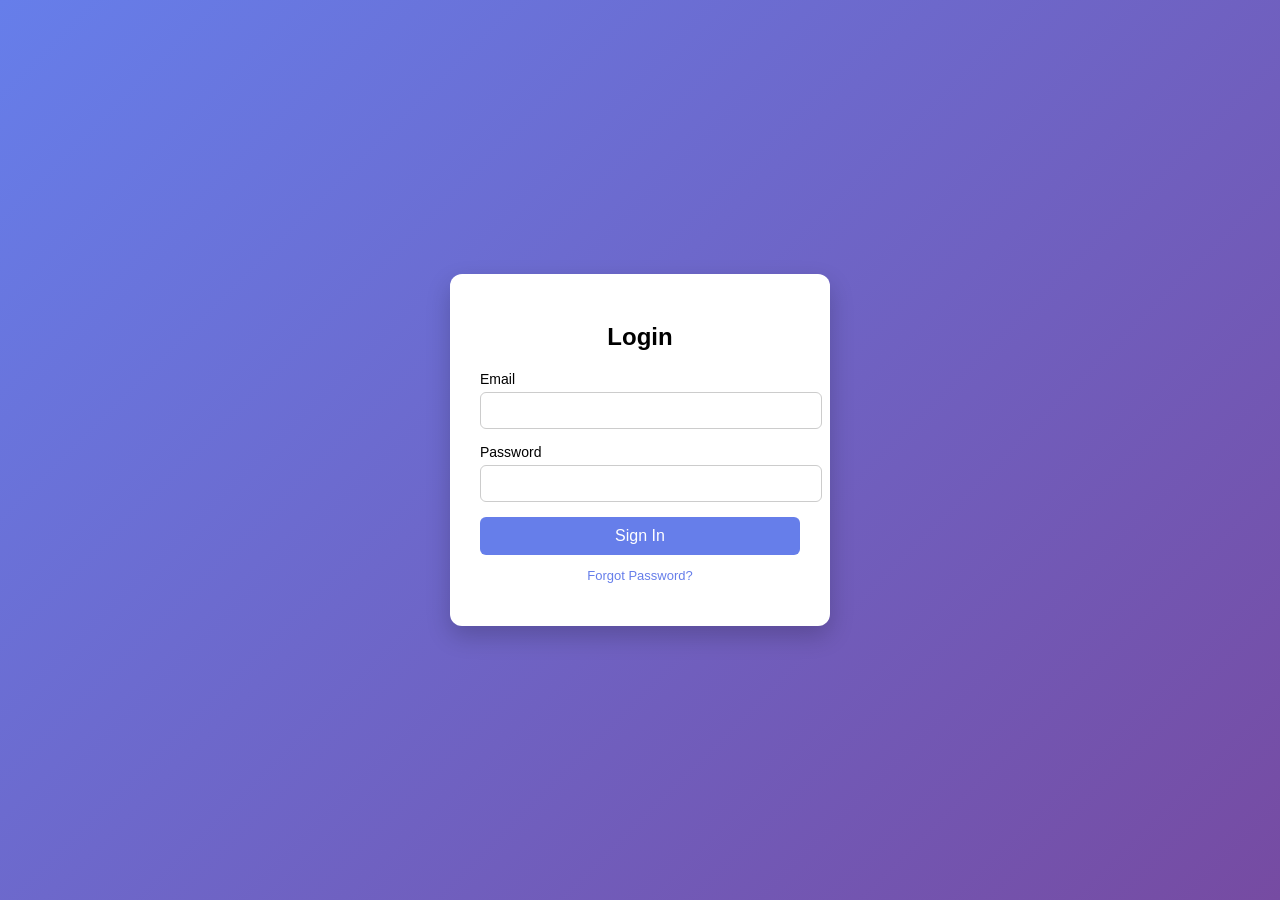
<file: login .html>
<!DOCTYPE html>
<html lang="en">
<head>
<meta charset="UTF-8">
<meta name="viewport" content="width=device-width, initial-scale=1.0">
<title>Login Form</title>

<style>
  body {
    margin: 0;
    font-family: Arial, sans-serif;
    background: linear-gradient(135deg, #667eea, #764ba2);
    height: 100vh;
    display: flex;
    justify-content: center;
    align-items: center;
  }

  .login-container {
    background: white;
    padding: 30px;
    border-radius: 12px;
    width: 320px;
    box-shadow: 0 10px 25px rgba(0,0,0,0.2);
  }

  .login-container h2 {
    text-align: center;
    margin-bottom: 20px;
  }

  .input-group {
    margin-bottom: 15px;
  }

  .input-group label {
    display: block;
    margin-bottom: 5px;
    font-size: 14px;
  }

  .input-group input {
    width: 100%;
    padding: 10px;
    border: 1px solid #ccc;
    border-radius: 6px;
    outline: none;
  }

  .input-group input:focus {
    border-color: #667eea;
  }

  .login-btn {
    width: 100%;
    padding: 10px;
    background: #667eea;
    color: white;
    border: none;
    border-radius: 6px;
    cursor: pointer;
    font-size: 16px;
  }

  .login-btn:hover {
    background: #5a67d8;
  }

  .extra {
    text-align: center;
    margin-top: 10px;
    font-size: 13px;
  }

  .extra a {
    color: #667eea;
    text-decoration: none;
  }

  .error {
    color: red;
    font-size: 13px;
    text-align: center;
    margin-bottom: 10px;
  }
</style>
</head>

<body>

<div class="login-container">
  <h2>Login</h2>

  <div id="error-msg" class="error"></div>

  <form onsubmit="return validateForm()">
    <div class="input-group">
      <label>Email</label>
      <input type="email" id="email" required>
    </div>

    <div class="input-group">
      <label>Password</label>
      <input type="password" id="password" required>
    </div>

    <button type="submit" class="login-btn">Sign In</button>
  </form>

  <div class="extra">
    <p><a href="#">Forgot Password?</a></p>
  </div>
</div>

<script>
function validateForm() {
  const email = document.getElementById("email").value;
  const password = document.getElementById("password").value;
  const errorMsg = document.getElementById("error-msg");

  if (email === "" || password === "") {
    errorMsg.textContent = "All fields are required!";
    return false;
  }

  if (password.length < 6) {
    errorMsg.textContent = "Password must be at least 6 characters!";
    return false;
  }

  errorMsg.textContent = "";
  alert("Login successful!");
  return true;
}
</script>

</body>
</html>
</file>
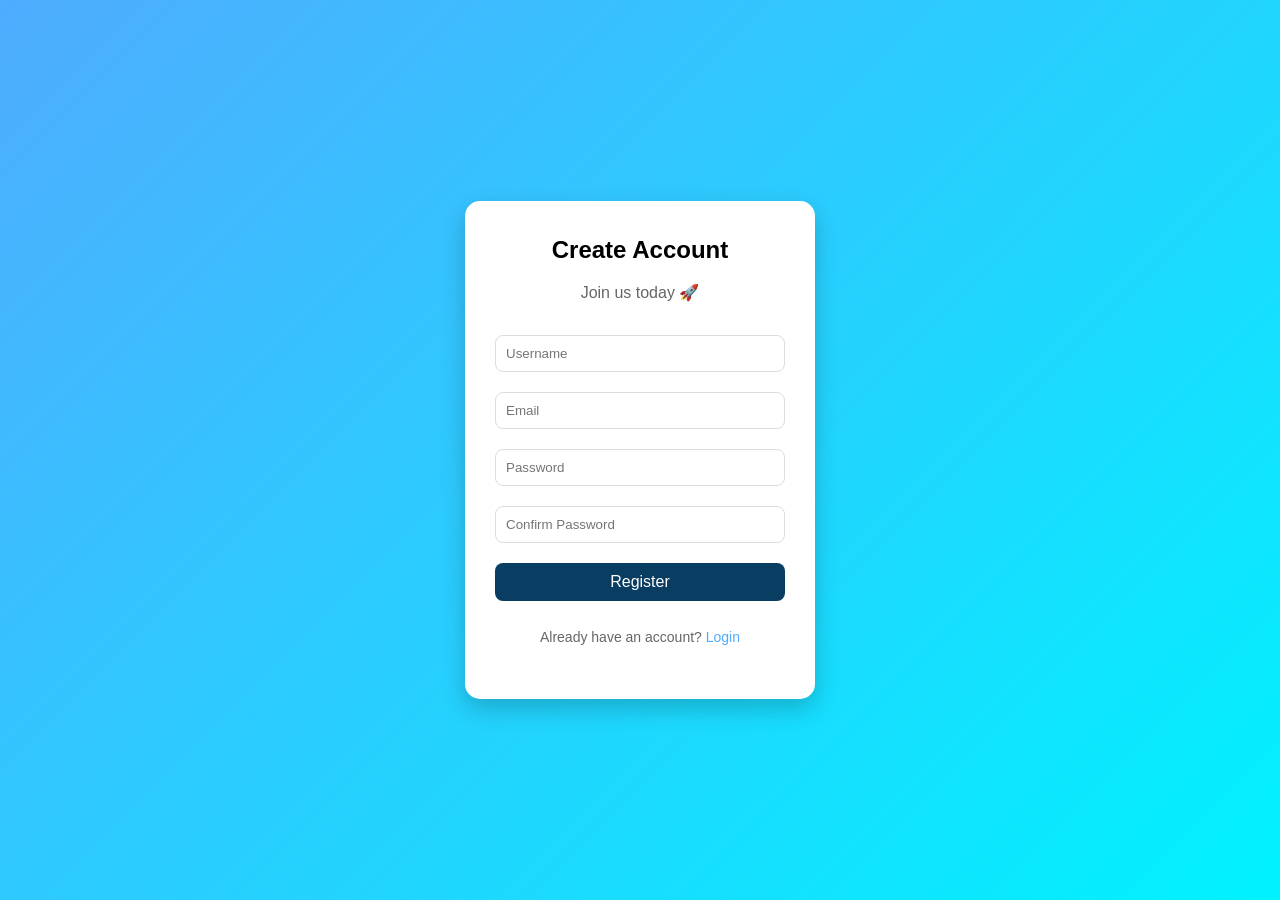
<file: register.html>
<!DOCTYPE html>
<html lang="en">
<head>
  <meta charset="UTF-8" />
  <meta name="viewport" content="width=device-width, initial-scale=1.0"/>
  <title>Register</title>
  <link rel="stylesheet" href="style.css">
  <style>
    * {
  margin: 0;
  padding: 0;
  box-sizing: border-box;
  font-family: Arial, sans-serif;
}

body {
  height: 100vh;
  background: linear-gradient(135deg, #4facfe, #00f2fe);
  display: flex;
  justify-content: center;
  align-items: center;
}

.container {
  width: 100%;
  display: flex;
  justify-content: center;
}

.card {
  background: white;
  padding: 30px;
  width: 350px;
  border-radius: 15px;
  box-shadow: 0 10px 25px rgba(0,0,0,0.2);
  text-align: center;
}

.card h2 {
  margin-bottom: 10px;
}

.card p {
  color: #666;
  margin-bottom: 20px;
}

input {
  width: 100%;
  padding: 12px;
  margin: 8px 0;
  border: 1px solid #ddd;
  border-radius: 8px;
  outline: none;
}

input:focus {
  border-color: #4facfe;
}

button {
  width: 100%;
  padding: 12px;
  background: #4facfe;
  color: white;
  border: none;
  border-radius: 8px;
  margin-top: 10px;
  cursor: pointer;
  font-size: 16px;
}

button:hover {
  background: #3a8dde;
}

.login {
  margin-top: 15px;
  font-size: 14px;
}

.login a {
  color: #4facfe;
  text-decoration: none;
}
  </style>
</head>
<body>

  <div class="container">
    <div class="card">
      <h2>Create Account</h2>
      <p>Join us today 🚀</p>

      <form>
        <input type="text" placeholder="Username" required>
        <input type="email" placeholder="Email" required>
        <input type="password" placeholder="Password" required>
        <input type="password" placeholder="Confirm Password" required>

        <button type="submit">Register</button>
      </form>

      <p class="login">
        Already have an account? <a href="#">Login</a>
      </p>
    </div>
  </div>

</body>
</html>
</file>
<file: style.css>
* {
  margin: 0;
  padding: 0;
  box-sizing: border-box;
  font-family: Arial, sans-serif;
}

body {
  line-height: 1.6;
}

/* Navbar */
.navbar {
  display: flex;
  justify-content: space-between;
  align-items: center;
  background: #0a3d62;
  color: white;
  padding: 15px 20px;
}

.nav-links {
  display: flex;
  list-style: none;
}

.nav-links li {
  margin-left: 20px;
}

.nav-links a {
  color: white;
  text-decoration: none;
}

.menu-btn {
  display: none;
  font-size: 24px;
  background: none;
  color: white;
  border: none;
}

/* Hero */
.hero {
  height: 90vh;
  background: linear-gradient(to right, #0a3d62, #3c6382);
  color: white;
  display: flex;
  flex-direction: column;
  justify-content: center;
  align-items: center;
  text-align: center;
}

.btn {
  margin-top: 15px;
  padding: 10px 20px;
  background: orange;
  color: white;
  text-decoration: none;
  border-radius: 5px;
}

/* Sections */
.section {
  padding: 50px 20px;
  text-align: center;
}

/* Cards */
.cards {
  display: flex;
  justify-content: center;
  gap: 20px;
  flex-wrap: wrap;
}

.card {
  background: #f4f4f4;
  padding: 20px;
  width: 250px;
  border-radius: 10px;
}

/* Form */
form {
  display: flex;
  flex-direction: column;
  max-width: 400px;
  margin: auto;
}

form input, form button {
  margin: 10px 0;
  padding: 10px;
}

form button {
  background: #0a3d62;
  color: white;
  border: none;
}

/* Footer */
footer {
  background: #0a3d62;
  color: white;
  text-align: center;
  padding: 15px;
}

/* 📱 Responsive */
@media (max-width: 768px) {
  .nav-links {
    display: none;
    flex-direction: column;
    background: #0a3d62;
    position: absolute;
    top: 60px;
    right: 0;
    width: 200px;
  }

  .nav-links.show {
    display: flex;
  }

  .menu-btn {
    display: block;
  }
}
</file>
